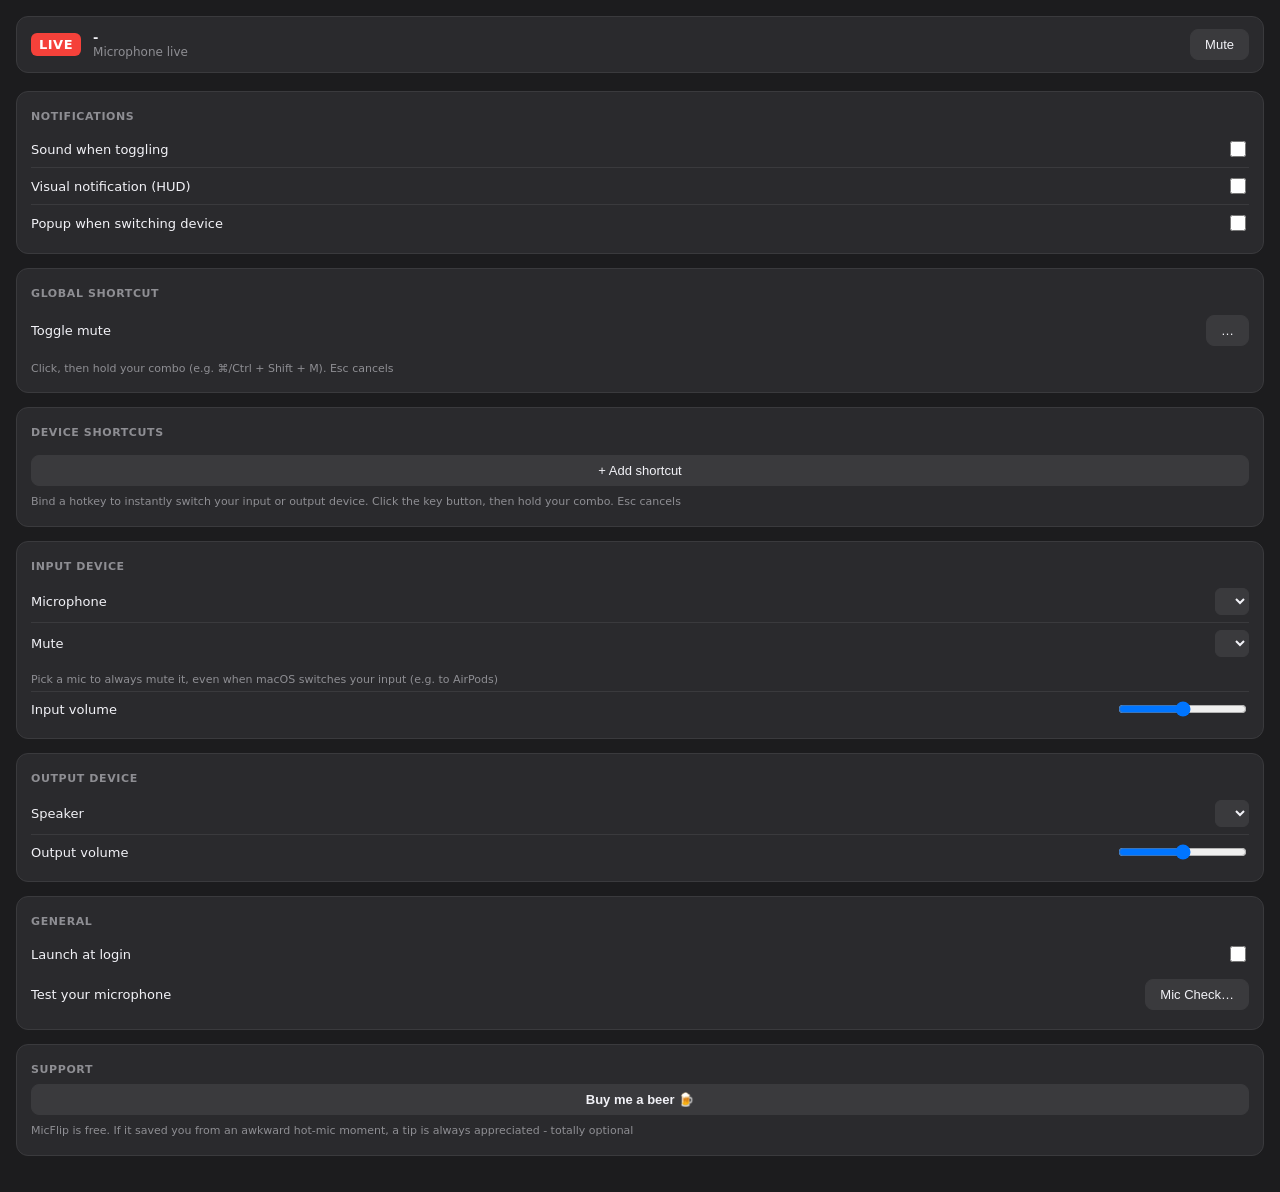
<file: ui/index.html>
<!DOCTYPE html>
<html lang="en">
<head>
  <meta charset="UTF-8" />
  <meta name="viewport" content="width=device-width, initial-scale=1.0" />
  <title>MicFlip Settings</title>
  <link rel="stylesheet" href="styles.css" />
</head>
<body>
  <header class="status">
    <div class="badge" id="badge">LIVE</div>
    <div class="status-text">
      <div class="device" id="device">-</div>
      <div class="state" id="state">Microphone live</div>
    </div>
    <button id="toggle" class="toggle">Mute</button>
  </header>

  <section>
    <h2>Notifications</h2>
    <label class="row"><span>Sound when toggling</span>
      <input type="checkbox" id="sound" /></label>
    <label class="row"><span>Visual notification (HUD)</span>
      <input type="checkbox" id="visual" /></label>
    <label class="row"><span>Popup when switching device</span>
      <input type="checkbox" id="notify-switch" /></label>
  </section>

  <section>
    <h2>Global shortcut</h2>
    <div class="row">
      <span>Toggle mute</span>
      <button id="recorder" class="recorder">…</button>
    </div>
    <p class="hint">Click, then hold your combo (e.g. ⌘/Ctrl + Shift + M). Esc cancels</p>
  </section>

  <section>
    <h2>Device shortcuts</h2>
    <div id="device-hotkeys"></div>
    <button id="add-hotkey" class="recorder">+ Add shortcut</button>
    <p class="hint">Bind a hotkey to instantly switch your input or output device. Click the key button, then hold your combo. Esc cancels</p>
  </section>

  <section>
    <h2>Input device</h2>
    <div class="row">
      <span>Microphone</span>
      <select id="devices"></select>
    </div>
    <div class="row">
      <span>Mute</span>
      <select id="mute-device"></select>
    </div>
    <p class="hint">Pick a mic to always mute it, even when macOS switches your input (e.g. to AirPods)</p>
    <div class="row" id="volume-row">
      <span>Input volume</span>
      <input type="range" id="volume" min="0" max="1" step="0.01" />
    </div>
  </section>

  <section>
    <h2>Output device</h2>
    <div class="row">
      <span>Speaker</span>
      <select id="output-devices"></select>
    </div>
    <div class="row" id="output-volume-row">
      <span>Output volume</span>
      <input type="range" id="output-volume" min="0" max="1" step="0.01" />
    </div>
  </section>

  <section>
    <h2>General</h2>
    <label class="row"><span>Launch at login</span>
      <input type="checkbox" id="launch" /></label>
    <div class="row"><span>Test your microphone</span>
      <button id="miccheck" class="recorder">Mic Check…</button></div>
  </section>

  <section>
    <h2>Support</h2>
    <button id="beer" class="beer">Buy me a beer 🍺</button>
    <p class="hint">MicFlip is free. If it saved you from an awkward hot-mic moment, a tip is always appreciated - totally optional</p>
  </section>

  <footer id="footer"></footer>

  <script src="app.js"></script>
</body>
</html>
</file>
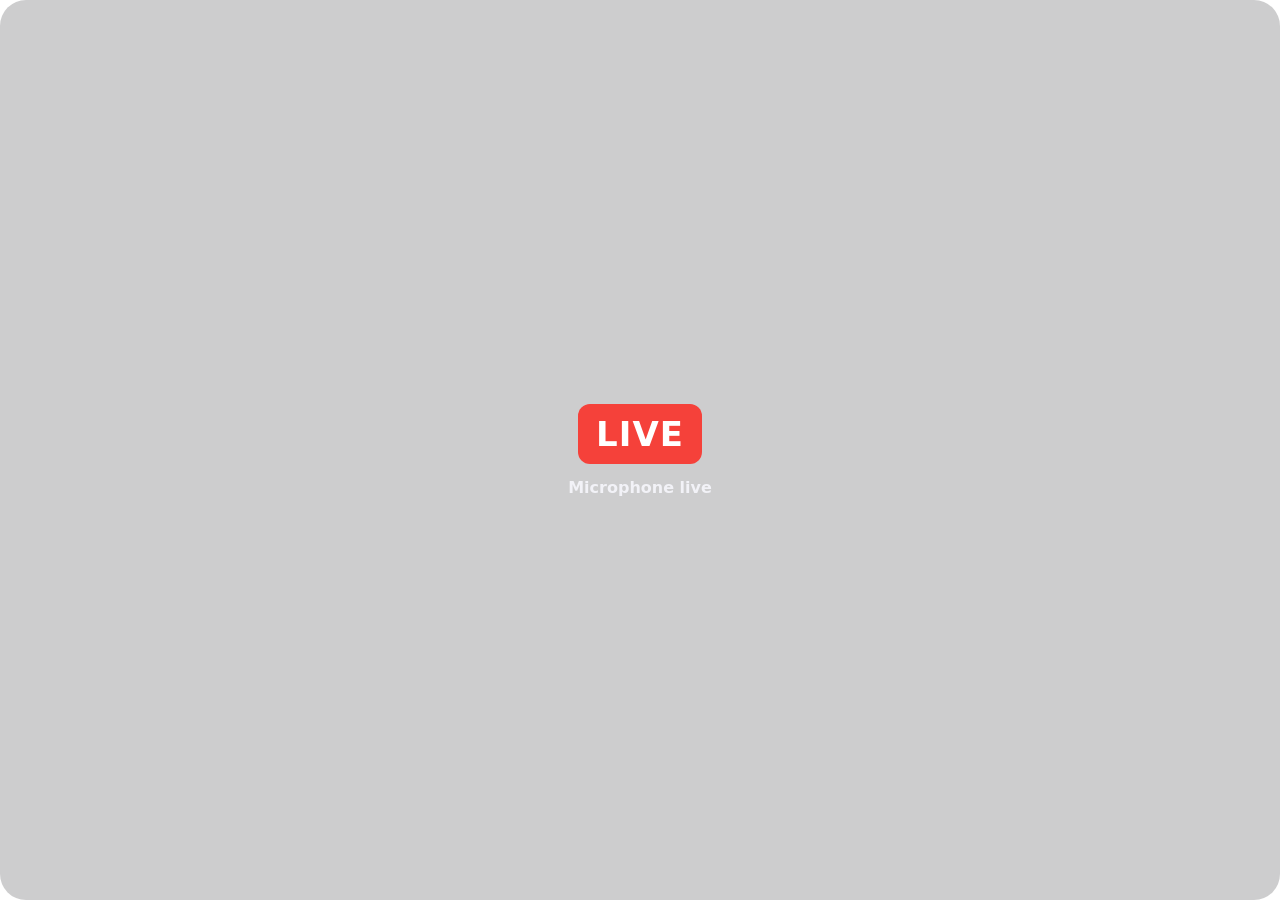
<file: ui/hud.html>
<!DOCTYPE html>
<html lang="en">
<head>
  <meta charset="UTF-8" />
  <style>
    html, body {
      margin: 0;
      height: 100%;
      background: transparent;
      overflow: hidden;
      -webkit-user-select: none;
      user-select: none;
      font-family: -apple-system, BlinkMacSystemFont, "Segoe UI", Roboto, system-ui, sans-serif;
    }
    #hud {
      width: 100%;
      height: 100%;
      display: flex;
      flex-direction: column;
      align-items: center;
      justify-content: center;
      gap: 14px;
      background: rgba(30, 30, 32, 0.22);
      backdrop-filter: blur(34px) saturate(150%);
      -webkit-backdrop-filter: blur(34px) saturate(150%);
      border-radius: 26px;
      box-sizing: border-box;
    }
    #badge {
      font-weight: 800;
      letter-spacing: 1px;
      color: #fff;
      background: #f5413a;
      padding: 10px 18px;
      border-radius: 12px;
      font-size: 34px;
    }
    /* live = red (default), muted = gray, info = blue (device switch) */
    #badge.muted { background: #6b6b70; color: #d8d8da; }
    #badge.info { background: #0a84ff; color: #fff; }
    #label {
      color: #f2f2f7;
      font-size: 16px;
      font-weight: 600;
      text-align: center;
      padding: 0 14px;
      max-width: 100%;
      box-sizing: border-box;
      overflow: hidden;
      text-overflow: ellipsis;
      white-space: nowrap;
    }
  </style>
</head>
<body>
  <div id="hud">
    <div id="badge">LIVE</div>
    <div id="label">Microphone live</div>
  </div>
  <script>
    const { listen } = window.__TAURI__.event;
    listen("hud:show", (e) => {
      const { badge, label, tone } = e.payload;
      const badgeEl = document.getElementById("badge");
      badgeEl.textContent = badge;
      badgeEl.classList.toggle("muted", tone === "muted");
      badgeEl.classList.toggle("info", tone === "info");
      document.getElementById("label").textContent = label;
    });
  </script>
</body>
</html>
</file>
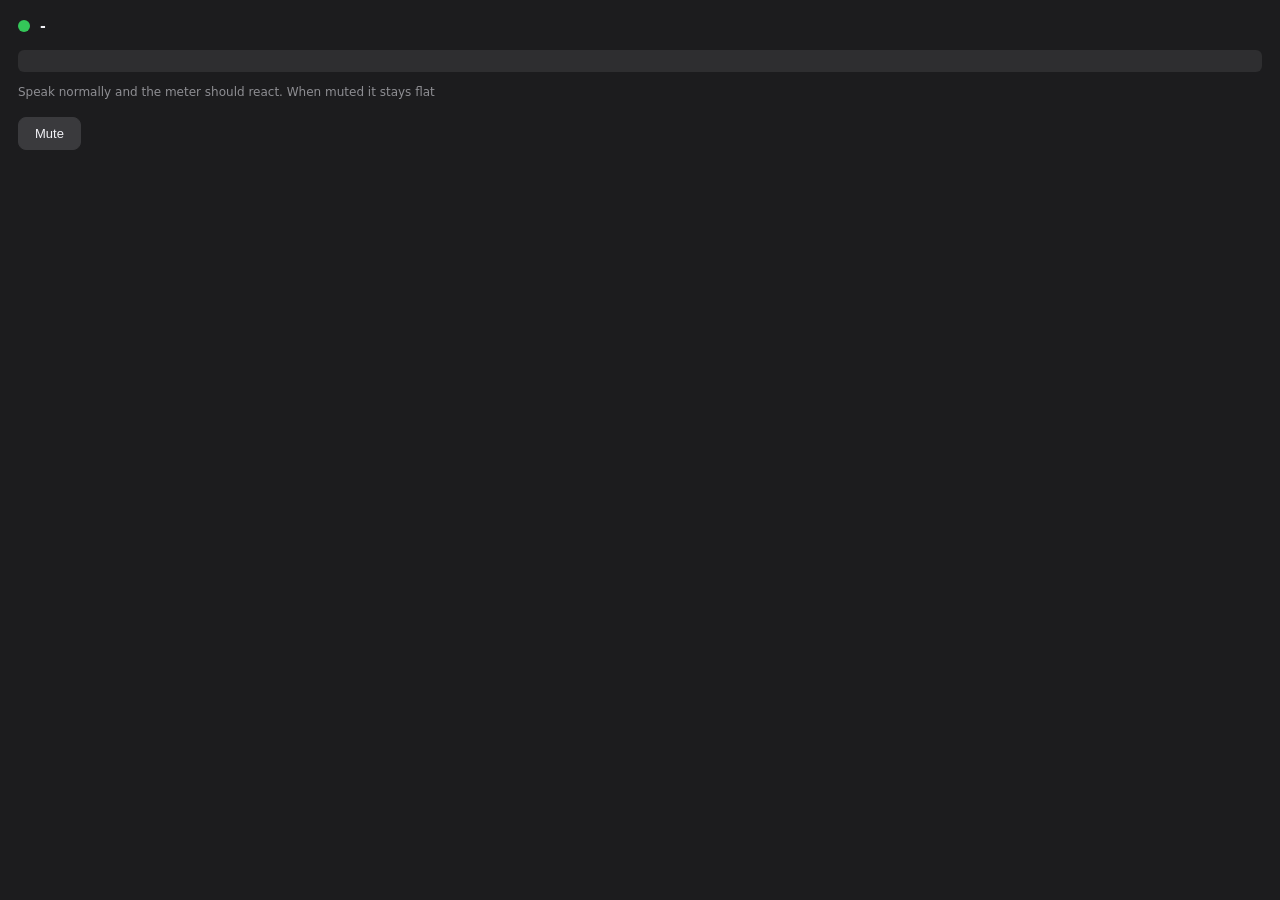
<file: ui/miccheck.html>
<!DOCTYPE html>
<html lang="en">
<head>
  <meta charset="UTF-8" />
  <title>Mic Check</title>
  <style>
    :root {
      --bg: #1c1c1e; --panel: #2a2a2d; --text: #f2f2f7; --muted: #8e8e93;
      --accent: #f5413a; --green: #34c759; --border: #3a3a3d;
    }
    * { box-sizing: border-box; }
    html, body {
      margin: 0; background: var(--bg); color: var(--text);
      font-family: -apple-system, BlinkMacSystemFont, "Segoe UI", Roboto, system-ui, sans-serif;
      -webkit-user-select: none; user-select: none;
    }
    body { padding: 18px; }
    .head { display: flex; align-items: center; gap: 10px; margin-bottom: 16px }
    .dot { width: 12px; height: 12px; border-radius: 50%; background: var(--green) }
    .dot.muted { background: var(--muted) }
    .device { font-weight: 600; font-size: 14px }
    .meter { height: 22px; border-radius: 6px; background: rgba(255,255,255,0.08); overflow: hidden }
    .fill {
      height: 100%; width: 0%;
      background: linear-gradient(to right, var(--green), #ffd60a, var(--accent));
      transition: width 0.05s linear;
    }
    .hint { color: var(--muted); font-size: 12px; margin: 12px 0 16px; line-height: 1.4 }
    button {
      background: #3a3a3d; color: var(--text); border: 1px solid var(--border);
      border-radius: 8px; padding: 8px 16px; font-size: 13px; cursor: pointer;
    }
    button:hover { background: #46464a }
    .warn { color: #ffb340; font-size: 12px }
  </style>
</head>
<body>
  <div class="head">
    <div class="dot" id="dot"></div>
    <div class="device" id="device">-</div>
  </div>

  <div class="meter"><div class="fill" id="fill"></div></div>
  <p class="hint" id="hint">Speak normally and the meter should react. When muted it stays flat</p>

  <button id="toggle">Mute</button>

  <script>
    const { invoke } = window.__TAURI__.core;
    const { listen } = window.__TAURI__.event;
    const $ = (id) => document.getElementById(id);

    function applyState(muted, device) {
      $("dot").classList.toggle("muted", muted);
      $("toggle").textContent = muted ? "Unmute" : "Mute";
      if (device) $("device").textContent = device;
      $("hint").textContent = muted
        ? "Muted - speak and the meter should stay flat"
        : "Speak normally and the meter should react";
    }

    listen("mic:level", (e) => { $("fill").style.width = Math.round(e.payload * 100) + "%" });
    listen("mic:state", (e) => applyState(e.payload));
    listen("mic:level-error", (e) => {
      $("hint").innerHTML = '<span class="warn">Microphone access denied or unavailable. Enable it in your OS privacy settings (' + e.payload + ')</span>';
    });

    $("toggle").addEventListener("click", () => invoke("toggle"));

    (async () => {
      const s = await invoke("get_state");
      applyState(s.muted, s.device_name);
      await invoke("start_mic_check");
    })();

    window.addEventListener("beforeunload", () => { invoke("stop_mic_check") });
  </script>
</body>
</html>
</file>
<file: ui/styles.css>
:root {
  --bg: #1c1c1e;
  --panel: #2a2a2d;
  --text: #f2f2f7;
  --muted: #8e8e93;
  --accent: #f5413a;
  --green: #34c759;
  --border: #3a3a3d;
}

* { box-sizing: border-box; }

html, body {
  margin: 0;
  background: var(--bg);
  color: var(--text);
  font: 13px -apple-system, "Segoe UI", system-ui, sans-serif;
  -webkit-user-select: none;
  user-select: none;
}

body { padding: 16px; }

.status {
  display: flex;
  align-items: center;
  gap: 12px;
  background: var(--panel);
  border: 1px solid var(--border);
  border-radius: 12px;
  padding: 12px 14px;
  margin-bottom: 18px;
}

.badge {
  font-weight: 800;
  letter-spacing: 0.5px;
  color: #fff;
  background: var(--accent);
  padding: 4px 8px;
  border-radius: 6px;
  font-size: 13px;
}
.badge.muted { background: #6b6b70; color: #d8d8da; }

.status-text { flex: 1; }
.device { font-weight: 600; }
.state { color: var(--muted); font-size: 12px; }

.toggle, .beer, .recorder {
  background: #3a3a3d;
  color: var(--text);
  border: 1px solid var(--border);
  border-radius: 8px;
  padding: 7px 14px;
  font-size: 13px;
  cursor: pointer;
}
.toggle:hover, .beer:hover, .recorder:hover { background: #46464a; }
.recorder.recording { border-color: var(--accent); color: var(--accent); }
.beer { width: 100%; font-weight: 600; }

section {
  background: var(--panel);
  border: 1px solid var(--border);
  border-radius: 12px;
  padding: 6px 14px 12px;
  margin-bottom: 14px;
}
h2 {
  font-size: 11px;
  text-transform: uppercase;
  letter-spacing: 0.6px;
  color: var(--muted);
  margin: 12px 0 8px;
}

.row {
  display: flex;
  align-items: center;
  justify-content: space-between;
  padding: 7px 0;
  border-top: 1px solid var(--border);
}
.row:first-of-type { border-top: none; }
.row span { font-size: 13px; }

select, input[type="range"] { max-width: 55%; }
select {
  background: #3a3a3d;
  color: var(--text);
  border: 1px solid var(--border);
  border-radius: 6px;
  padding: 4px 6px;
}

.hint { color: var(--muted); font-size: 11px; margin: 8px 0 4px; line-height: 1.4; }

/* device shortcut rows */
.hotkey-row {
  display: flex;
  align-items: center;
  gap: 6px;
  padding: 7px 0;
  border-top: 1px solid var(--border);
}
.hotkey-row:first-child { border-top: none; }
.hotkey-row select { max-width: none; }
.hotkey-row .hk-kind { flex: 0 0 auto; }
.hotkey-row .hk-device { flex: 1 1 auto; min-width: 0; }
.hotkey-row .hk-keys { flex: 0 0 auto; white-space: nowrap; padding: 6px 10px; }
.hk-remove {
  flex: 0 0 auto;
  background: transparent;
  border: none;
  color: var(--muted);
  font-size: 18px;
  line-height: 1;
  cursor: pointer;
  padding: 0 2px;
}
.hk-remove:hover { color: var(--accent); }
#add-hotkey { width: 100%; margin-top: 8px; }

footer {
  color: var(--muted);
  font-size: 11px;
  text-align: center;
  padding: 4px 0 2px;
}

input[type="checkbox"] { width: 16px; height: 16px; accent-color: var(--accent); }
</file>
